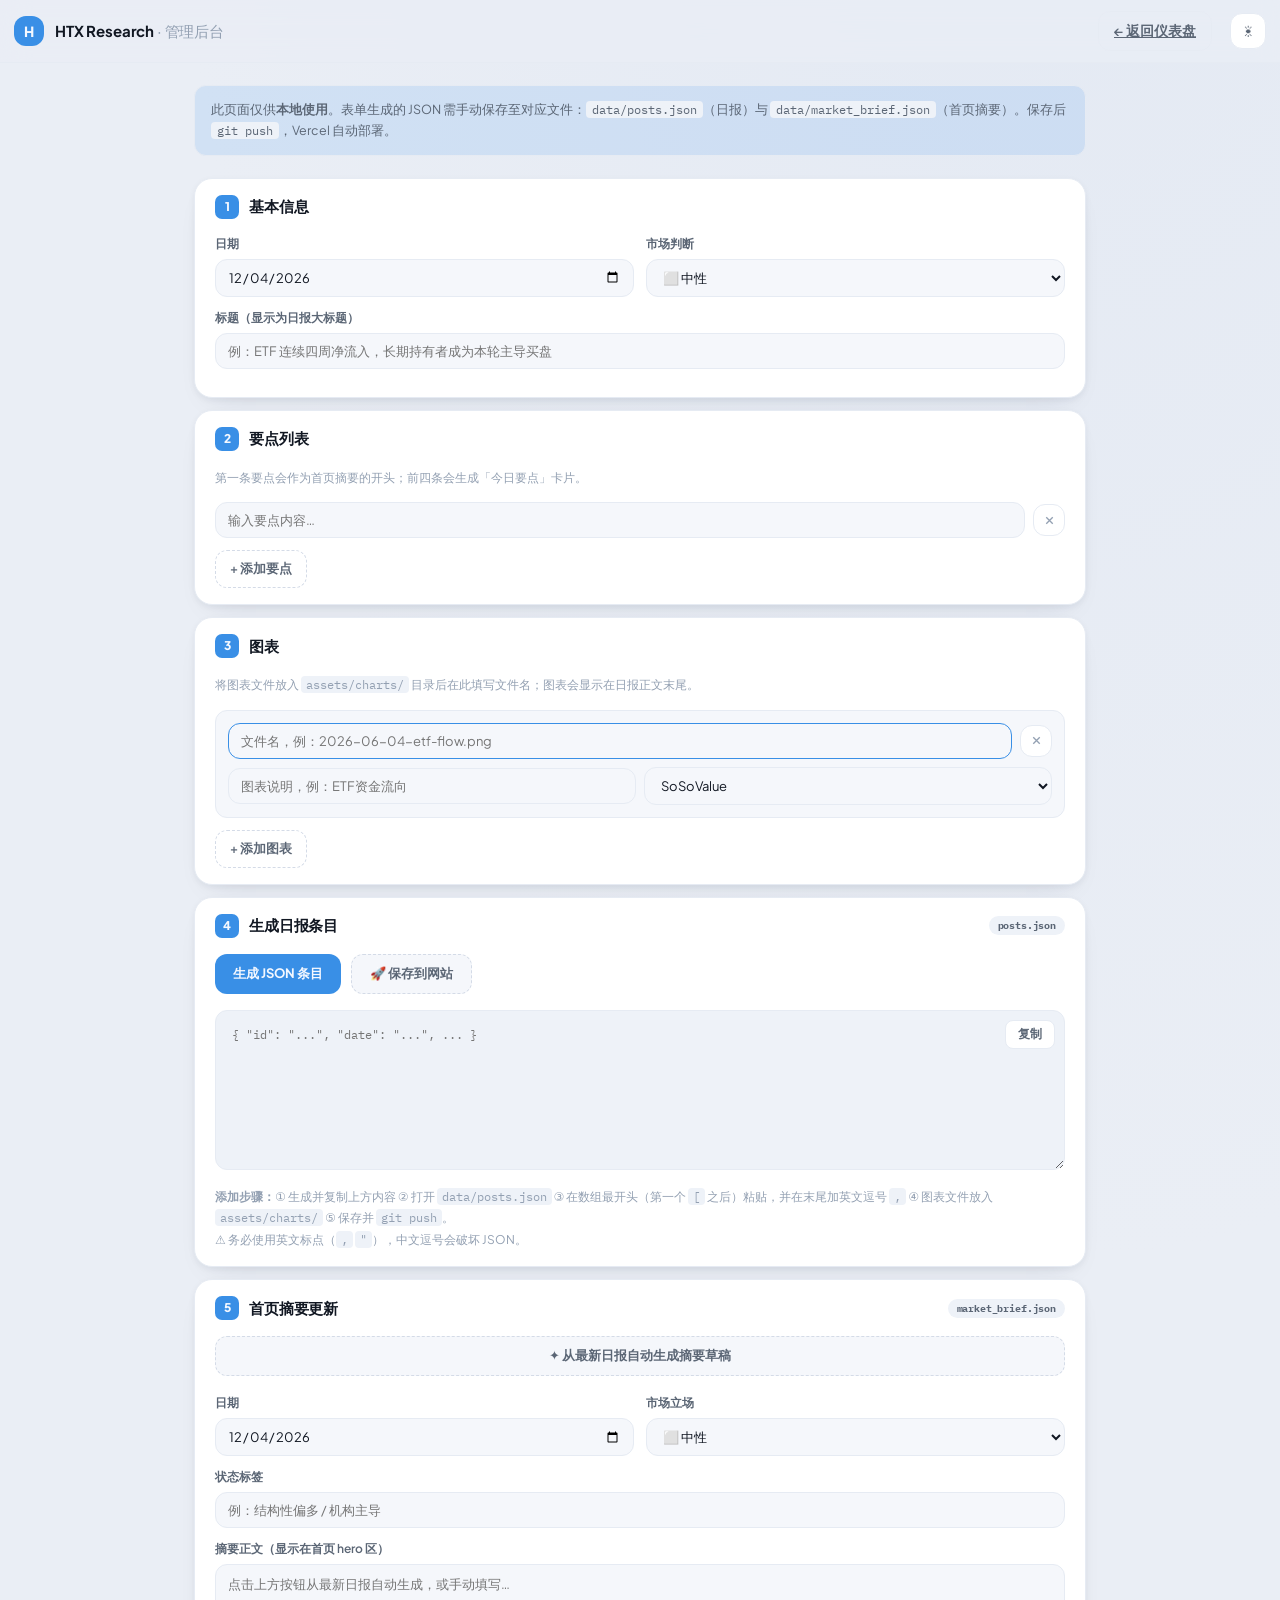
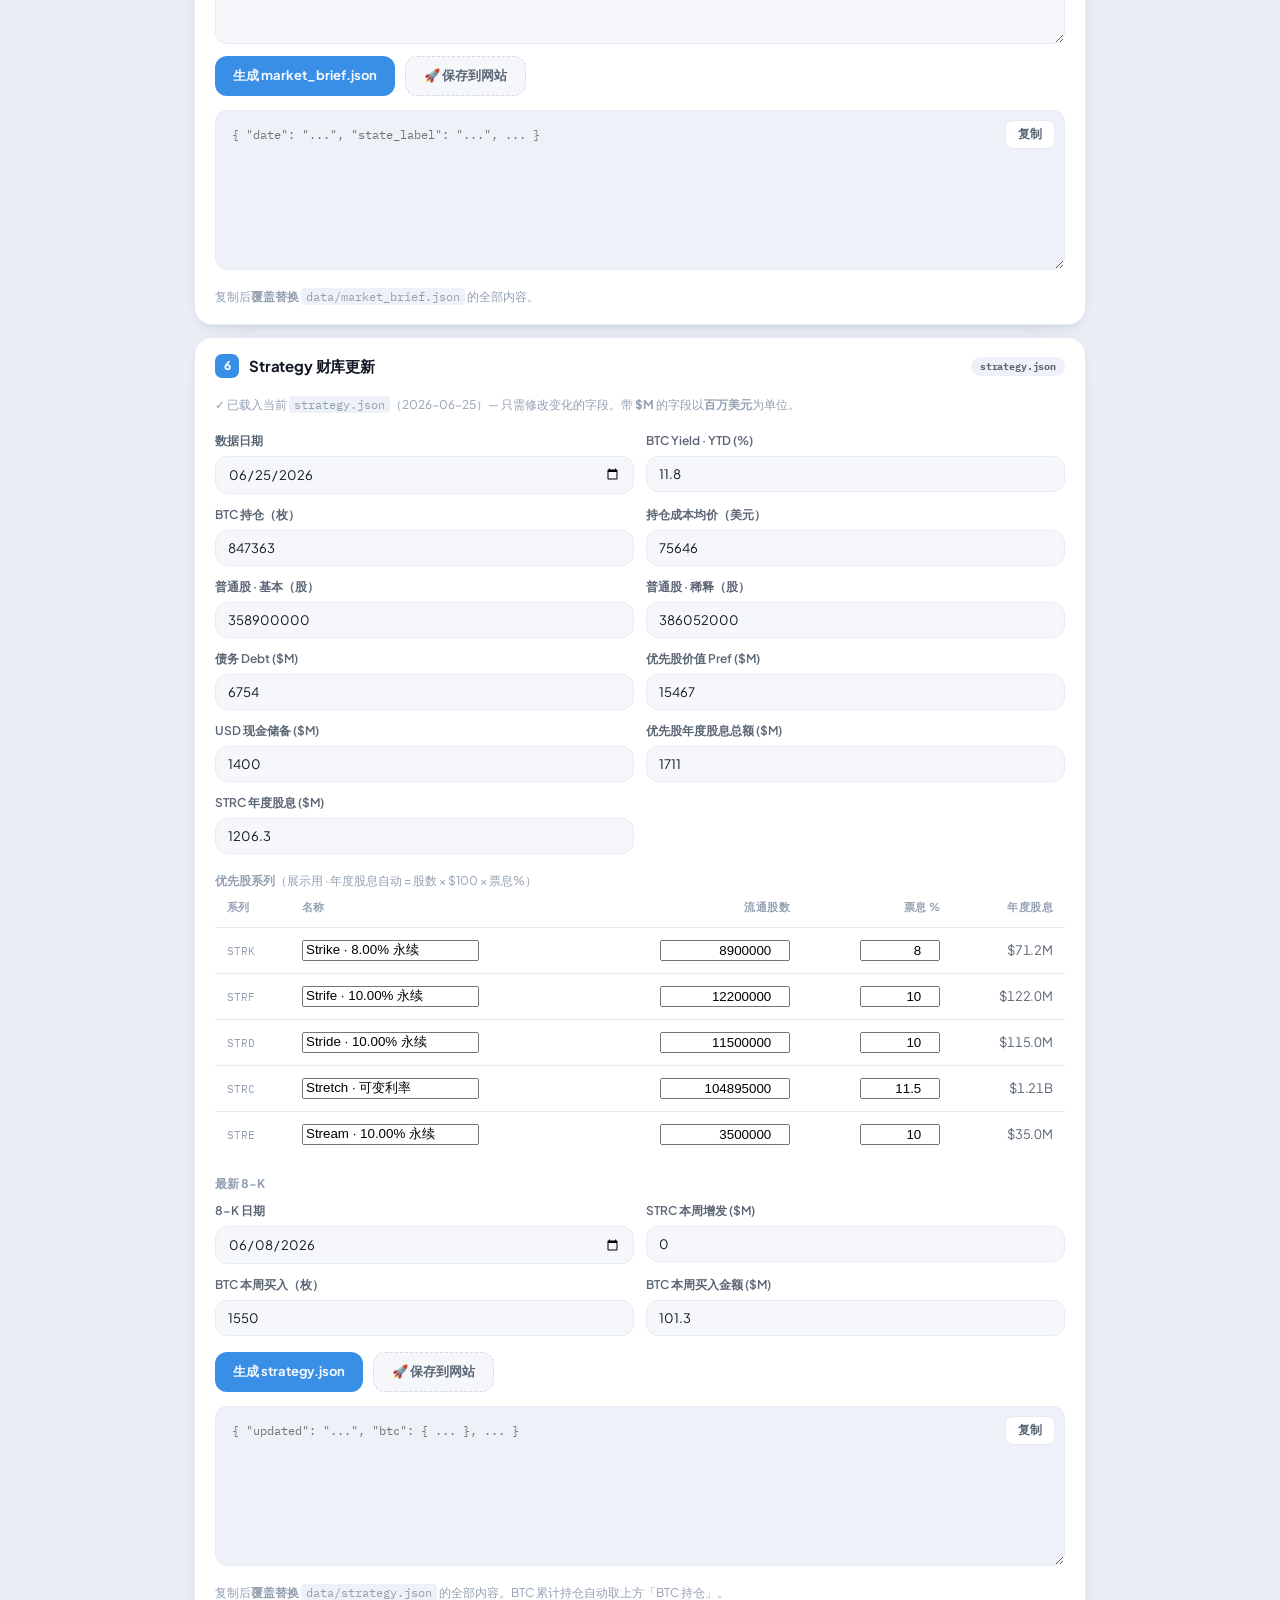
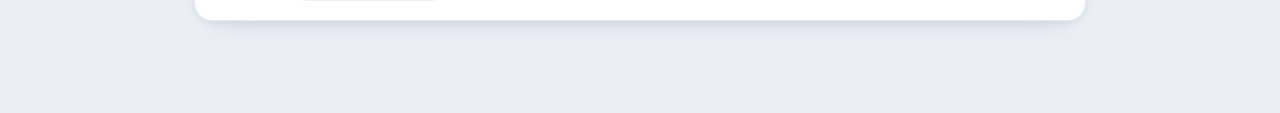
<file: admin.html>
<!DOCTYPE html>
<html lang="zh-CN" data-theme="light">
<head>
  <meta charset="UTF-8"/>
  <meta name="viewport" content="width=device-width, initial-scale=1.0"/>
  <title>HTX Research · 管理后台（本地使用）</title>
  <meta name="robots" content="noindex, nofollow"/>
  <link rel="preconnect" href="https://fonts.googleapis.com"/>
  <link rel="preconnect" href="https://fonts.gstatic.com" crossorigin/>
  <link href="https://fonts.googleapis.com/css2?family=Plus+Jakarta+Sans:wght@400;500;600;700;800&family=IBM+Plex+Mono:wght@400;500;600;700&display=swap" rel="stylesheet"/>
  <link rel="stylesheet" href="style.css"/>
</head>
<body>

  <!-- Top bar -->
  <header class="topbar">
    <div class="topbar-inner">
      <a class="brand" href="index.html">
        <div class="brand-mark">H</div>
        <div class="brand-name">HTX Research <span class="dim">· 管理后台</span></div>
      </a>
      <div class="spacer"></div>
      <a class="nav-tab" href="index.html" style="border-color:var(--border)">← 返回仪表盘</a>
      <button class="icon-btn" id="theme-toggle" title="切换主题">☀</button>
    </div>
  </header>

  <div class="admin-wrap">

    <div class="admin-notice">
      <span>此页面仅供<strong>本地使用</strong>。表单生成的 JSON 需手动保存至对应文件：<code>data/posts.json</code>（日报）与 <code>data/market_brief.json</code>（首页摘要）。保存后 <code>git push</code>，Vercel 自动部署。</span>
    </div>

    <!-- ① 基本信息 -->
    <div class="admin-card">
      <h2><span class="badge-num">1</span> 基本信息</h2>
      <div class="form-row">
        <div class="form-group">
          <label for="post-date">日期</label>
          <input type="date" id="post-date"/>
        </div>
        <div class="form-group">
          <label for="post-verdict">市场判断</label>
          <select id="post-verdict">
            <option value="极度看多">🟢 极度看多</option>
            <option value="偏多">🟩 偏多</option>
            <option value="中性" selected>⬜ 中性</option>
            <option value="偏空">🟥 偏空</option>
            <option value="极度看空">🔴 极度看空</option>
          </select>
        </div>
      </div>
      <div class="form-row full">
        <div class="form-group">
          <label for="post-title">标题（显示为日报大标题）</label>
          <input type="text" id="post-title" placeholder="例：ETF 连续四周净流入，长期持有者成为本轮主导买盘"/>
        </div>
      </div>
    </div>

    <!-- ② 要点列表 -->
    <div class="admin-card">
      <h2><span class="badge-num">2</span> 要点列表</h2>
      <p class="admin-hint" style="margin:0 0 14px;">第一条要点会作为首页摘要的开头；前四条会生成「今日要点」卡片。</p>
      <div class="dynamic-list" id="bullets-list"></div>
      <button type="button" class="btn-add-row" onclick="addBulletRow()" style="margin-top:12px;">+ 添加要点</button>
    </div>

    <!-- ③ 图表 -->
    <div class="admin-card">
      <h2><span class="badge-num">3</span> 图表</h2>
      <p class="admin-hint" style="margin:0 0 14px;">将图表文件放入 <code>assets/charts/</code> 目录后在此填写文件名；图表会显示在日报正文末尾。</p>
      <div class="dynamic-list" id="charts-list"></div>
      <button type="button" class="btn-add-row" onclick="addChartRow()" style="margin-top:12px;">+ 添加图表</button>
    </div>

    <!-- ④ 生成 posts.json -->
    <div class="admin-card">
      <h2><span class="badge-num">4</span> 生成日报条目 <span class="file-pill">posts.json</span></h2>
      <div class="admin-actions" style="margin-bottom:16px;">
        <button type="button" class="btn-primary" onclick="generateJSON()">生成 JSON 条目</button>
        <button type="button" class="btn-secondary" onclick="savePostToSite(this)">🚀 保存到网站</button>
      </div>
      <div class="json-output-wrap">
        <textarea id="json-output" class="json-output" readonly placeholder='{ "id": "...", "date": "...", ... }'></textarea>
        <button type="button" class="json-copy-btn" id="copy-json-btn" onclick="copyJSON()">复制</button>
      </div>
      <div class="admin-hint">
        <strong>添加步骤：</strong>① 生成并复制上方内容 ② 打开 <code>data/posts.json</code>
        ③ 在数组最开头（第一个 <code>[</code> 之后）粘贴，并在末尾加英文逗号 <code>,</code>
        ④ 图表文件放入 <code>assets/charts/</code> ⑤ 保存并 <code>git push</code>。
        <br>⚠️ 务必使用英文标点（<code>,</code> <code>"</code>），中文逗号会破坏 JSON。
      </div>
    </div>

    <!-- ⑤ 市场简报 -->
    <div class="admin-card">
      <h2><span class="badge-num">5</span> 首页摘要更新 <span class="file-pill">market_brief.json</span></h2>
      <div class="admin-actions" style="margin-bottom:18px;">
        <button type="button" class="btn-secondary" id="brief-auto-btn" onclick="autoGenerateBrief()" style="width:100%;justify-content:center;">
          ✦ 从最新日报自动生成摘要草稿
        </button>
      </div>
      <div class="form-row">
        <div class="form-group">
          <label for="brief-date">日期</label>
          <input type="date" id="brief-date"/>
        </div>
        <div class="form-group">
          <label for="brief-stance">市场立场</label>
          <select id="brief-stance">
            <option value="极度看多">🟢 极度看多</option>
            <option value="偏多">🟩 偏多</option>
            <option value="中性" selected>⬜ 中性</option>
            <option value="偏空">🟥 偏空</option>
            <option value="极度看空">🔴 极度看空</option>
          </select>
        </div>
      </div>
      <div class="form-row full">
        <div class="form-group">
          <label for="brief-state-label">状态标签</label>
          <input type="text" id="brief-state-label" placeholder="例：结构性偏多 / 机构主导"/>
        </div>
      </div>
      <div class="form-row full">
        <div class="form-group">
          <label for="brief-text">摘要正文（显示在首页 hero 区）</label>
          <textarea id="brief-text" placeholder="点击上方按钮从最新日报自动生成，或手动填写…"></textarea>
        </div>
      </div>
      <div class="admin-actions" style="margin-bottom:14px;">
        <button type="button" class="btn-primary" onclick="generateBriefJson()">生成 market_brief.json</button>
        <button type="button" class="btn-secondary" onclick="saveBriefToSite(this)">🚀 保存到网站</button>
      </div>
      <div class="json-output-wrap">
        <textarea id="brief-json-output" class="json-output" readonly placeholder='{ "date": "...", "state_label": "...", ... }'></textarea>
        <button type="button" class="json-copy-btn" id="brief-copy-btn" onclick="copyBriefJson()">复制</button>
      </div>
      <div class="admin-hint">复制后<strong>覆盖替换</strong> <code>data/market_brief.json</code> 的全部内容。</div>
    </div>

    <!-- ⑥ Strategy 财库更新 -->
    <div class="admin-card">
      <h2><span class="badge-num">6</span> Strategy 财库更新 <span class="file-pill">strategy.json</span></h2>
      <p class="admin-hint" style="margin:0 0 16px;" id="st-load-status">
        每次新 8-K 后更新一次。数据来源：strategy.com 仪表盘 / saylortracker。带 <strong>$M</strong> 的字段以<strong>百万美元</strong>为单位（如 1,400 = $1.4B）。
      </p>

      <div class="form-row">
        <div class="form-group"><label for="st-updated">数据日期</label><input type="date" id="st-updated"/></div>
        <div class="form-group"><label for="st-yield">BTC Yield · YTD (%)</label><input type="number" id="st-yield" step="0.1" placeholder="例：11.8"/></div>
      </div>
      <div class="form-row">
        <div class="form-group"><label for="st-holdings">BTC 持仓（枚）</label><input type="number" id="st-holdings" placeholder="例：847363"/></div>
        <div class="form-group"><label for="st-cost">持仓成本均价（美元）</label><input type="number" id="st-cost" placeholder="例：75646"/></div>
      </div>
      <div class="form-row">
        <div class="form-group"><label for="st-shares-basic">普通股 · 基本（股）</label><input type="number" id="st-shares-basic" placeholder="例：358900000"/></div>
        <div class="form-group"><label for="st-shares-diluted">普通股 · 稀释（股）</label><input type="number" id="st-shares-diluted" placeholder="例：386052000"/></div>
      </div>
      <div class="form-row">
        <div class="form-group"><label for="st-debt">债务 Debt ($M)</label><input type="number" id="st-debt" step="0.1" placeholder="例：6754"/></div>
        <div class="form-group"><label for="st-pref-value">优先股价值 Pref ($M)</label><input type="number" id="st-pref-value" step="0.1" placeholder="例：15467"/></div>
      </div>
      <div class="form-row">
        <div class="form-group"><label for="st-reserve">USD 现金储备 ($M)</label><input type="number" id="st-reserve" step="0.1" placeholder="例：1400"/></div>
        <div class="form-group"><label for="st-div-total">优先股年度股息总额 ($M)</label><input type="number" id="st-div-total" step="0.1" placeholder="例：1711"/></div>
      </div>
      <div class="form-row">
        <div class="form-group"><label for="st-strc-div">STRC 年度股息 ($M)</label><input type="number" id="st-strc-div" step="0.1" placeholder="例：1206"/></div>
        <div class="form-group"></div>
      </div>

      <p class="admin-hint" style="margin:16px 0 8px;"><strong>优先股系列</strong>（展示用 · 年度股息自动 = 股数 × $100 × 票息%）</p>
      <table class="tbl" style="margin-bottom:16px;">
        <thead><tr><th>系列</th><th>名称</th><th class="r">流通股数</th><th class="r">票息 %</th><th class="r">年度股息</th></tr></thead>
        <tbody id="st-pref-rows"></tbody>
      </table>

      <p class="admin-hint" style="margin:16px 0 8px;"><strong>最新 8-K</strong></p>
      <div class="form-row">
        <div class="form-group"><label for="st-8k-date">8-K 日期</label><input type="date" id="st-8k-date"/></div>
        <div class="form-group"><label for="st-8k-strc">STRC 本周增发 ($M)</label><input type="number" id="st-8k-strc" step="0.1" placeholder="例：181，无则 0"/></div>
      </div>
      <div class="form-row">
        <div class="form-group"><label for="st-8k-btcweek">BTC 本周买入（枚）</label><input type="number" id="st-8k-btcweek" placeholder="例：520"/></div>
        <div class="form-group"><label for="st-8k-btcusd">BTC 本周买入金额 ($M)</label><input type="number" id="st-8k-btcusd" step="0.1" placeholder="例：34.9"/></div>
      </div>

      <div class="admin-actions" style="margin:16px 0 14px;">
        <button type="button" class="btn-primary" onclick="generateStrategyJson()">生成 strategy.json</button>
        <button type="button" class="btn-secondary" onclick="saveStrategyToSite(this)">🚀 保存到网站</button>
      </div>
      <div class="json-output-wrap">
        <textarea id="st-json-output" class="json-output" readonly placeholder='{ "updated": "...", "btc": { ... }, ... }'></textarea>
        <button type="button" class="json-copy-btn" id="st-copy-btn" onclick="copyStrategyJson()">复制</button>
      </div>
      <div class="admin-hint">复制后<strong>覆盖替换</strong> <code>data/strategy.json</code> 的全部内容。BTC 累计持仓自动取上方「BTC 持仓」。</div>
    </div>

  </div>

  <script src="admin.js"></script>
</body>
</html>
</file>
<file: style.css>
/* =========================================================================
   HTX Research · BTC Dashboard — Agora redesign
   Locked config: direction=fintech, accent=blue, density=compact, light+dark
   ========================================================================= */

* { box-sizing: border-box; }
html, body { margin: 0; padding: 0; }

:root {
  color-scheme: light dark;

  /* density — compact (locked) */
  --pad: 14px;
  --gap: 12px;
  --panel-pad: 16px;

  /* accent — blue (locked) */
  --accent: oklch(0.64 0.155 252);
  --accent-ink: #f4f8ff;
  --accent-soft: color-mix(in oklab, var(--accent) 14%, transparent);

  /* fonts — fintech */
  --font-display: "Plus Jakarta Sans", system-ui, sans-serif;
  --font-body: "Plus Jakarta Sans", system-ui, sans-serif;
  --font-mono: "IBM Plex Mono", ui-monospace, monospace;
  --num-font: var(--font-body);

  /* shape & elevation — fintech */
  --radius: 18px;
  --radius-sm: 12px;
  --border-w: 1px;
  --shadow: 0 2px 6px rgba(20,30,50,0.05), 0 12px 28px -18px rgba(20,30,50,0.18);
  --shadow-lg: 0 30px 70px -36px rgba(20,30,50,0.40);
  --display-weight: 700;
  --display-tracking: -0.02em;

  /* color — fintech / light (default) */
  --bg: #eaeef5;
  --bg-grad: #e3e9f3;
  --surface: #ffffff;
  --surface-2: #f5f7fb;
  --surface-3: #eef2f8;
  --border: #e6ebf3;
  --border-strong: #d4dbe7;
  --text: #111722;
  --text-2: #5b6675;
  --text-3: #93a0b2;
  --pos: oklch(0.62 0.15 158);
  --neg: oklch(0.60 0.20 24);
  --pos-soft: color-mix(in oklab, var(--pos) 16%, transparent);
  --neg-soft: color-mix(in oklab, var(--neg) 16%, transparent);
}

/* color — fintech / dark */
[data-theme="dark"] {
  --bg: #0a0d14;
  --bg-grad: #0e1320;
  --surface: #141a27;
  --surface-2: #1a2030;
  --surface-3: #20283a;
  --border: rgba(255,255,255,0.07);
  --border-strong: rgba(255,255,255,0.14);
  --text: #eef2f9;
  --text-2: #97a3b6;
  --text-3: #5e6b80;
  --pos: oklch(0.76 0.15 158);
  --neg: oklch(0.68 0.19 24);
}

/* =========================================================================
   BASE LAYOUT
   ========================================================================= */
body {
  font-family: var(--font-body);
  background:
    radial-gradient(120% 80% at 85% -10%, var(--bg-grad), transparent 60%),
    var(--bg);
  color: var(--text);
  -webkit-font-smoothing: antialiased;
  text-rendering: optimizeLegibility;
  min-height: 100vh;
  transition: background-color .35s ease, color .35s ease;
  line-height: 1.5;
}
.app { max-width: 1340px; margin: 0 auto; padding: 0 var(--pad) 64px; }

.num { font-family: var(--num-font); font-variant-numeric: tabular-nums; font-feature-settings: "tnum" 1; letter-spacing: -0.01em; }
.mono { font-family: var(--font-mono); }
.pos { color: var(--pos); }
.neg { color: var(--neg); }

/* ---------------- top bar ---------------- */
.topbar {
  position: sticky; top: 0; z-index: 40;
  backdrop-filter: blur(14px) saturate(1.1);
  background: color-mix(in oklab, var(--bg) 78%, transparent);
  border-bottom: var(--border-w) solid var(--border);
}
.topbar-inner { max-width: 1340px; margin: 0 auto; padding: 0 var(--pad);
  display: flex; align-items: center; gap: 18px; height: 62px; }
.brand { display: flex; align-items: center; gap: 11px; font-weight: 700; letter-spacing: -0.01em; cursor: pointer; text-decoration: none; color: inherit; }
.brand-mark {
  width: 30px; height: 30px; border-radius: var(--radius-sm);
  background: var(--accent); color: var(--accent-ink);
  display: grid; place-items: center; font-weight: 800; font-size: 14px;
  font-family: var(--font-display);
}
.brand-name { font-size: 15px; }
.brand-name .dim { color: var(--text-3); font-weight: 500; }
.spacer { flex: 1; }

.btc-chip {
  display: flex; align-items: center; gap: 8px;
  padding: 6px 12px; border-radius: 999px;
  border: var(--border-w) solid var(--border);
  background: var(--surface);
  font-size: 13px;
}
.btc-chip .dot { width: 7px; height: 7px; border-radius: 50%; background: var(--accent);
  box-shadow: 0 0 0 4px var(--accent-soft); }

.icon-btn {
  width: 36px; height: 36px; border-radius: var(--radius-sm);
  border: var(--border-w) solid var(--border); background: var(--surface);
  color: var(--text-2); cursor: pointer; display: grid; place-items: center;
  font-size: 15px; transition: all .18s ease;
}
.icon-btn:hover { color: var(--text); border-color: var(--border-strong); }

/* ---------------- nav tabs ---------------- */
.nav { display: flex; gap: 4px; overflow-x: auto; padding: 10px 0 0; scrollbar-width: none; }
.nav::-webkit-scrollbar { display: none; }
.nav-tab {
  flex: none; padding: 9px 15px; border-radius: var(--radius-sm); cursor: pointer;
  font-size: 13.5px; font-weight: 600; color: var(--text-2); white-space: nowrap;
  border: var(--border-w) solid transparent; display: flex; align-items: center; gap: 8px;
  transition: all .16s ease; background: transparent; font-family: var(--font-body);
}
.nav-tab:hover { color: var(--text); background: var(--surface-2); }
.nav-tab[data-active="true"] {
  color: var(--text); background: var(--surface); border-color: var(--border);
  box-shadow: var(--shadow);
}
.nav-tab[data-active="true"] .nav-dot { background: var(--accent); }
.nav-dot { width: 6px; height: 6px; border-radius: 50%; background: var(--text-3); }

/* ---------------- ticker (news feed) ---------------- */
.ticker-wrap { position: relative; overflow: hidden; border-bottom: var(--border-w) solid var(--border);
  background: color-mix(in oklab, var(--surface) 60%, transparent); display: flex; align-items: stretch; }
.ticker-badge { position: relative; z-index: 2; flex: none; display: flex; align-items: center; gap: 7px;
  padding: 0 16px; font-size: 11.5px; font-weight: 700; letter-spacing: .02em;
  color: var(--accent-ink); background: var(--accent);
  font-family: var(--font-body); white-space: nowrap; }
.ticker-badge .pulse { width: 6px; height: 6px; border-radius: 50%; background: var(--accent-ink);
  opacity: .85; animation: pulse 1.8s ease-in-out infinite; }
.ticker { display: flex; gap: 0; width: max-content; animation: scroll-x 60s linear infinite; }
.ticker-wrap:hover .ticker { animation-play-state: paused; }
@keyframes scroll-x { to { transform: translateX(-50%); } }
.ticker-item { display: flex; align-items: center; gap: 9px; padding: 9px 22px;
  border-right: var(--border-w) solid var(--border); font-size: 12.5px; white-space: nowrap; cursor: default; }
.ticker-item:hover .t-text { color: var(--accent); }
.t-dot { width: 6px; height: 6px; border-radius: 50%; flex: none; }
.t-tag { font-size: 10.5px; font-weight: 700; letter-spacing: .03em; color: var(--text-3);
  padding: 1px 6px; border-radius: 4px; background: var(--surface-3); font-family: var(--font-body); }
.t-text { color: var(--text); font-weight: 500; transition: color .15s ease; }
.t-time { color: var(--text-3); font-size: 11px; font-family: var(--num-font); }

/* ---------------- section header ---------------- */
.section-head { display: flex; align-items: flex-end; gap: 16px; margin: 28px 0 18px; flex-wrap: wrap; }
.section-eyebrow { font-size: 11px; letter-spacing: 0.14em; text-transform: uppercase;
  color: var(--accent); font-weight: 700; font-family: var(--font-body); margin-bottom: 8px; }
.section-title { font-family: var(--font-display); font-weight: var(--display-weight);
  letter-spacing: var(--display-tracking); font-size: clamp(26px, 3vw, 38px); line-height: 1.04; margin: 0; }
.section-sub { color: var(--text-2); font-size: 14px; margin-top: 8px; max-width: 60ch; }
.live-pill { display: inline-flex; align-items: center; gap: 7px; font-size: 11.5px;
  font-weight: 700; color: var(--pos); padding: 4px 10px; border-radius: 999px;
  background: var(--pos-soft); letter-spacing: .02em; }
.live-pill.muted { color: var(--text-2); background: var(--surface-3); }
.live-pill .pulse { width: 6px; height: 6px; border-radius: 50%; background: var(--pos);
  animation: pulse 1.8s ease-in-out infinite; }
@keyframes pulse { 0%,100% { opacity: 1; } 50% { opacity: .35; } }

/* ---------------- grid ---------------- */
.grid { display: grid; gap: var(--gap); }
.cols-4 { grid-template-columns: repeat(4, 1fr); }
.cols-3 { grid-template-columns: repeat(3, 1fr); }
.cols-2 { grid-template-columns: repeat(2, 1fr); }
.span-2 { grid-column: span 2; }
.span-3 { grid-column: span 3; }
.span-all { grid-column: 1 / -1; }
@media (max-width: 900px) {
  .cols-4 { grid-template-columns: repeat(2, 1fr); }
  .cols-3, .cols-2 { grid-template-columns: 1fr; }
  .span-2, .span-3 { grid-column: 1 / -1; }
}

/* ---------------- panel ---------------- */
.panel {
  background: var(--surface); border: var(--border-w) solid var(--border);
  border-radius: var(--radius); padding: var(--panel-pad); box-shadow: var(--shadow);
  position: relative; transition: border-color .2s ease, transform .2s ease, box-shadow .2s ease;
}
.panel.hoverable:hover { border-color: var(--border-strong); }
.panel-head { display: flex; align-items: center; justify-content: space-between; gap: 12px; margin-bottom: 16px; }
.panel-title { font-size: 14px; font-weight: 700; letter-spacing: -0.005em; display: flex; align-items: center; gap: 9px; }
.panel-title .tick { width: 3px; height: 14px; border-radius: 2px; background: var(--accent); }
.panel-sub { font-size: 12px; color: var(--text-3); }

/* ---------------- stat card ---------------- */
.stat { display: flex; flex-direction: column; gap: 10px; }
.stat-label { font-size: 12.5px; color: var(--text-2); font-weight: 600; display: flex; align-items: center; gap: 8px; }
.stat-value { font-family: var(--num-font); font-weight: 700; font-size: clamp(22px, 2.4vw, 30px);
  letter-spacing: -0.02em; line-height: 1; }
.stat-foot { display: flex; align-items: center; gap: 8px; font-size: 12px; color: var(--text-3); }
.delta { display: inline-flex; align-items: center; gap: 3px; font-family: var(--num-font);
  font-weight: 700; font-size: 12px; padding: 2px 7px; border-radius: 6px; }
.delta.up { color: var(--pos); background: var(--pos-soft); }
.delta.down { color: var(--neg); background: var(--neg-soft); }

/* ---------------- segmented control ---------------- */
.seg { display: inline-flex; gap: 2px; padding: 3px; background: var(--surface-2);
  border-radius: var(--radius-sm); border: var(--border-w) solid var(--border); }
.seg button { border: none; background: transparent; color: var(--text-2); cursor: pointer;
  font-family: var(--font-body); font-size: 12px; font-weight: 600; padding: 5px 12px;
  border-radius: calc(var(--radius-sm) - 2px); transition: all .15s ease; }
.seg button[data-on="true"] { background: var(--surface); color: var(--text); box-shadow: var(--shadow); }

/* ---------------- table ---------------- */
.tbl { width: 100%; border-collapse: collapse; font-size: 13px; }
.tbl th { text-align: left; font-size: 11px; letter-spacing: 0.04em; text-transform: uppercase;
  color: var(--text-3); font-weight: 600; padding: 0 12px 11px; border-bottom: var(--border-w) solid var(--border); }
.tbl th.r, .tbl td.r { text-align: right; }
.tbl td { padding: 12px; border-bottom: var(--border-w) solid var(--border); }
.tbl tr:last-child td { border-bottom: none; }
.tbl tbody tr { transition: background .14s ease; }
.tbl tbody tr:hover { background: var(--surface-2); }
.tbl .name { font-weight: 600; }
.tbl .tk { font-family: var(--font-mono); font-size: 11px; color: var(--text-3); }
.bar-cell { position: relative; }
.bar-cell .bar-bg { height: 6px; border-radius: 3px; background: var(--surface-3); overflow: hidden; }
.bar-cell .bar-fill { height: 100%; border-radius: 3px; background: var(--accent); }

/* ---------------- misc bits ---------------- */
.legend { display: flex; gap: 16px; flex-wrap: wrap; font-size: 12px; color: var(--text-2); }
.legend .key { display: inline-flex; align-items: center; gap: 6px; }
.legend .swatch { width: 10px; height: 10px; border-radius: 3px; }
.tag { font-size: 11px; font-weight: 700; padding: 2px 8px; border-radius: 999px; }
.tag.on  { color: var(--pos); background: var(--pos-soft); }
.tag.off { color: var(--neg); background: var(--neg-soft); }
.tag.mid { color: var(--text-2); background: var(--surface-3); }
.source { font-size: 11.5px; color: var(--text-3); margin-top: 12px; }
.footer { margin-top: 44px; padding-top: 22px; border-top: var(--border-w) solid var(--border);
  display: flex; align-items: center; justify-content: space-between; gap: 16px; flex-wrap: wrap;
  font-size: 12.5px; color: var(--text-3); }
.footer a { color: var(--text-2); text-decoration: none; }
.footer a:hover { color: var(--accent); }
.footer .handle { font-family: var(--font-mono); font-weight: 600; color: var(--text); }

/* gauge / donut centered label */
.viz-center { display: grid; place-items: center; }
.kpi-inline { display: flex; align-items: baseline; gap: 8px; }
.kpi-inline .big { font-family: var(--num-font); font-weight: 700; font-size: 28px; letter-spacing: -0.02em; }

/* fade-in on mount — base state is VISIBLE; animate from hidden only when motion is OK */
.fade { opacity: 1; }
.fade-1 { animation-delay: .04s; } .fade-2 { animation-delay: .08s; }
.fade-3 { animation-delay: .12s; } .fade-4 { animation-delay: .16s; }
@keyframes fade { from { transform: translateY(9px); } to { transform: none; } }
@media (prefers-reduced-motion: no-preference) {
  .fade { animation: fade .5s ease; }
}

/* =========================================================================
   DAILY REPORT / AGORA HOME
   ========================================================================= */
.report-hero { display: grid; grid-template-columns: 1.05fr 1fr; gap: 0; overflow: hidden; padding: 0; }
.hero-art { display: block; width: 100%; height: 100%; min-height: 330px;
  border-right: var(--border-w) solid var(--border); }
@media (max-width: 820px) { .hero-art { border-right: none; border-bottom: var(--border-w) solid var(--border); } }
.hero-body { padding: clamp(22px, 3vw, 38px); display: flex; flex-direction: column; justify-content: center; }
.hero-meta { display: flex; align-items: center; gap: 9px; font-size: 12px; color: var(--text-3); margin-bottom: 16px; flex-wrap: wrap; }
.hero-meta .kicker { color: var(--accent); font-weight: 700; letter-spacing: .08em; font-size: 11px; }
.hero-meta .dotsep { opacity: .5; }
.hero-title { font-family: var(--font-display); font-weight: var(--display-weight);
  letter-spacing: var(--display-tracking); font-size: clamp(24px, 2.7vw, 34px); line-height: 1.12; margin: 0 0 14px; }
.hero-stand { font-size: 15px; line-height: 1.6; color: var(--text-2); margin: 0 0 22px; text-wrap: pretty; }
.byline { display: flex; align-items: center; gap: 12px; margin-top: auto; }
.byline .avatar { width: 42px; height: 42px; flex: none; border-radius: 50%; overflow: hidden; }
.by-name { font-weight: 700; font-size: 13.5px; }
.by-handle { font-size: 12px; color: var(--text-3); }
.read-btn { border: var(--border-w) solid var(--border-strong); background: var(--accent); color: var(--accent-ink);
  font-family: var(--font-body); font-weight: 700; font-size: 13px; padding: 10px 18px;
  border-radius: var(--radius-sm); cursor: pointer; transition: transform .15s ease, filter .15s ease; white-space: nowrap; }
.read-btn:hover { filter: brightness(1.06); transform: translateY(-1px); }
@media (max-width: 820px) { .report-hero { grid-template-columns: 1fr; } .hero-art { min-height: 220px; } }

/* takeaways */
.takeaway { display: flex; flex-direction: column; gap: 12px; }
.tk-top { display: flex; align-items: center; justify-content: space-between; }
.tk-dot { width: 8px; height: 8px; border-radius: 50%; }
.tk-text { margin: 0; font-size: 13.5px; line-height: 1.5; color: var(--text); text-wrap: pretty; }

/* article */
.article { font-size: 14.5px; line-height: 1.72; color: var(--text-2); }
.article p { margin: 0 0 16px; text-wrap: pretty; }
.article .lead { font-size: 16px; color: var(--text); font-weight: 500; }
.article-figure { margin: 20px 0 22px; }
.article-figure .fig-art { display: block; width: 100%; height: 230px; border-radius: var(--radius-sm);
  overflow: hidden; border: var(--border-w) solid var(--border); }
.article-figure .fig-cap { display: block; margin-top: 9px; font-size: 12px; color: var(--text-3); font-style: italic; }
.article-charts { display: grid; gap: 14px; margin: 18px 0 4px; }
.article-charts img { width: 100%; border-radius: var(--radius-sm); border: var(--border-w) solid var(--border);
  cursor: zoom-in; display: block; }
.article-charts .cap { font-size: 11.5px; color: var(--text-3); margin-top: 5px; }

/* history list */
.history { display: flex; flex-direction: column; }
.hist-item { display: flex; align-items: center; gap: 14px; padding: 13px 4px; text-decoration: none;
  color: inherit; border-bottom: var(--border-w) solid var(--border); transition: padding .15s ease; cursor: pointer; }
.hist-item:last-child { border-bottom: none; }
.hist-item:hover { padding-left: 10px; }
.hist-item:hover .hist-title { color: var(--accent); }
.hist-date { font-size: 12px; color: var(--text-3); width: 42px; flex: none; }
.hist-main { flex: 1; min-width: 0; }
.hist-title { font-size: 13.5px; font-weight: 600; line-height: 1.35; margin-bottom: 6px; transition: color .15s ease; }
.hist-tags { display: flex; align-items: center; gap: 6px; flex-wrap: wrap; }
.hist-issue { font-size: 11px; color: var(--text-3); }

/* ---------------- lightbox ---------------- */
.lightbox-overlay { position: fixed; inset: 0; z-index: 100; background: rgba(8,11,18,0.86);
  display: none; align-items: center; justify-content: center; padding: 30px; }
.lightbox-overlay.active { display: flex; }
.lightbox-img { max-width: 94vw; max-height: 90vh; border-radius: 10px; }
.lightbox-close { position: absolute; top: 20px; right: 26px; background: none; border: none;
  color: #fff; font-size: 26px; cursor: pointer; }

/* loading / empty */
.skeleton { height: 96px; border-radius: var(--radius);
  background: linear-gradient(90deg, var(--surface-2) 25%, var(--surface-3) 50%, var(--surface-2) 75%);
  background-size: 200% 100%; animation: shimmer 1.3s infinite; }
@keyframes shimmer { from { background-position: 200% 0; } to { background-position: -200% 0; } }
.empty-note { padding: 40px 0; text-align: center; color: var(--text-3); font-size: 14px; }

/* =========================================================================
   ADMIN (local-use) — built on the same token system
   ========================================================================= */
.admin-wrap { max-width: 920px; margin: 0 auto; padding: 0 var(--pad) 80px; }
.admin-notice { display: flex; gap: 10px; align-items: flex-start; margin: 22px 0;
  padding: 13px 16px; border-radius: var(--radius-sm); font-size: 12.5px; line-height: 1.7;
  color: var(--text-2); background: var(--accent-soft); border: var(--border-w) solid var(--border); }
.admin-notice code { background: var(--surface-3); padding: 1px 6px; border-radius: 4px; font-family: var(--font-mono); font-size: 11.5px; }

.admin-card { background: var(--surface); border: var(--border-w) solid var(--border);
  border-radius: var(--radius); padding: var(--panel-pad) 20px; box-shadow: var(--shadow); margin-bottom: var(--gap); }
.admin-card h2 { display: flex; align-items: center; gap: 10px; font-size: 15px; font-weight: 700;
  margin: 0 0 16px; letter-spacing: -0.01em; }
.admin-card h2 > .badge-num { width: 24px; height: 24px; border-radius: 7px; background: var(--accent);
  color: var(--accent-ink); display: grid; place-items: center; font-size: 12px; font-weight: 800; flex: none; }
.admin-card h2 .file-pill { font-size: 10px; background: var(--surface-3); color: var(--text-2);
  border-radius: 999px; padding: 2px 9px; font-weight: 700; font-family: var(--font-mono); margin-left: auto; }

.form-row { display: grid; grid-template-columns: 1fr 1fr; gap: 12px; margin-bottom: 12px; }
.form-row.full { grid-template-columns: 1fr; }
.form-group { display: flex; flex-direction: column; gap: 6px; }
.form-group label { font-size: 12px; font-weight: 600; color: var(--text-2); }
.form-group input, .form-group select, .form-group textarea,
.dynamic-row input, .chart-row-sub input, .chart-row-sub select {
  font-family: var(--font-body); font-size: 13px; color: var(--text);
  background: var(--surface-2); border: var(--border-w) solid var(--border);
  border-radius: var(--radius-sm); padding: 9px 12px; outline: none; transition: border-color .15s ease; width: 100%; }
.form-group input:focus, .form-group select:focus, .form-group textarea:focus,
.dynamic-row input:focus, .chart-row-sub input:focus { border-color: var(--accent); }
.form-group textarea { resize: vertical; min-height: 80px; line-height: 1.6; }

.dynamic-list { display: flex; flex-direction: column; gap: 10px; }
.dynamic-row { display: flex; gap: 8px; align-items: center; }
.chart-row-group { display: flex; flex-direction: column; gap: 8px; padding: 12px;
  background: var(--surface-2); border: var(--border-w) solid var(--border); border-radius: var(--radius-sm); }
.chart-row-sub { display: flex; gap: 8px; align-items: center; }
.btn-remove-row { flex: none; width: 32px; height: 32px; border-radius: var(--radius-sm);
  border: var(--border-w) solid var(--border); background: var(--surface); color: var(--text-3);
  cursor: pointer; display: grid; place-items: center; transition: all .15s ease; }
.btn-remove-row:hover { color: var(--neg); border-color: var(--neg); }
.btn-add-row { border: 1px dashed var(--border-strong); background: transparent; color: var(--text-2);
  font-family: var(--font-body); font-size: 12.5px; font-weight: 600; padding: 9px 14px;
  border-radius: var(--radius-sm); cursor: pointer; transition: all .15s ease; }
.btn-add-row:hover { color: var(--accent); border-color: var(--accent); }

.btn-primary { display: inline-flex; align-items: center; gap: 7px; border: none;
  background: var(--accent); color: var(--accent-ink); font-family: var(--font-body);
  font-size: 13px; font-weight: 700; padding: 10px 18px; border-radius: var(--radius-sm);
  cursor: pointer; transition: filter .15s ease, transform .15s ease; }
.btn-primary:hover { filter: brightness(1.06); transform: translateY(-1px); }
.btn-secondary { display: inline-flex; align-items: center; gap: 7px; border: 1px dashed var(--border-strong);
  background: var(--surface-2); color: var(--text-2); font-family: var(--font-body);
  font-size: 13px; font-weight: 600; padding: 10px 18px; border-radius: var(--radius-sm); cursor: pointer; transition: all .15s ease; }
.btn-secondary:hover { color: var(--accent); border-color: var(--accent); }
.admin-actions { display: flex; gap: 10px; flex-wrap: wrap; }

.json-output-wrap { position: relative; }
.json-output { width: 100%; min-height: 160px; font-family: var(--font-mono); font-size: 12px;
  line-height: 1.6; color: var(--text); background: var(--surface-3); border: var(--border-w) solid var(--border);
  border-radius: var(--radius-sm); padding: 14px 16px; resize: vertical; }
.json-copy-btn { position: absolute; top: 10px; right: 10px; border: var(--border-w) solid var(--border);
  background: var(--surface); color: var(--text-2); font-size: 12px; font-weight: 600; padding: 5px 12px;
  border-radius: 8px; cursor: pointer; transition: all .15s ease; }
.json-copy-btn:hover { color: var(--text); border-color: var(--border-strong); }
.admin-hint { font-size: 12px; color: var(--text-3); margin-top: 10px; line-height: 1.8; }
.admin-hint code { background: var(--surface-3); padding: 1px 5px; border-radius: 4px; font-family: var(--font-mono); }
@media (max-width: 620px) { .form-row { grid-template-columns: 1fr; } }

/* ---------------- chart hover tooltip ---------------- */
.chart-hit { position: relative; }
.chart-hit .hit-line { position: absolute; top: 0; bottom: 0; width: 1px;
  background: var(--border-strong); opacity: 0; pointer-events: none; transition: opacity .1s ease; }
.chart-tip { position: fixed; z-index: 90; pointer-events: none; background: var(--surface);
  border: var(--border-w) solid var(--border-strong); border-radius: 9px; box-shadow: var(--shadow-lg);
  padding: 7px 11px; font-size: 12px; color: var(--text); opacity: 0; transition: opacity .1s ease;
  transform: translate(-50%, -132%); white-space: nowrap; }
.chart-tip .tt-label { color: var(--text-3); font-size: 11px; margin-bottom: 2px; }
.chart-tip .tt-val { font-weight: 700; font-family: var(--num-font); letter-spacing: -0.01em; }
[data-seg] { cursor: pointer; }

/* article key points (bulleted) */
.article-points { margin: 0 0 18px; padding-left: 0; list-style: none; }
.article-points li { position: relative; padding-left: 20px; margin-bottom: 14px;
  font-size: 14.5px; line-height: 1.7; color: var(--text-2); text-wrap: pretty; }
.article-points li::before { content: ""; position: absolute; left: 3px; top: 10px;
  width: 6px; height: 6px; border-radius: 50%; background: var(--accent); }
.article-points li:last-child { margin-bottom: 0; }

/* ---------------- data-source health strip ---------------- */
.health-strip { flex-basis: 100%; display: flex; align-items: center; gap: 14px; flex-wrap: wrap;
  font-size: 11.5px; color: var(--text-3); padding-bottom: 4px; }
.hs-item { display: inline-flex; align-items: center; gap: 5px; cursor: default; }
.hs-dot { width: 7px; height: 7px; border-radius: 50%; flex: none; }

/* ---------------- chart axes (HTML labels around SVG) ---------------- */
.chart-axes { display: flex; gap: 8px; }
.chart-axes .ax-y { position: relative; width: 46px; flex: none; }
.chart-axes .ax-y span { position: absolute; right: 2px; transform: translateY(-50%);
  font-size: 10.5px; color: var(--text-3); white-space: nowrap; }
.chart-axes .ax-body { flex: 1; min-width: 0; }
.chart-axes .ax-x { display: flex; justify-content: space-between; margin-top: 6px;
  font-size: 10.5px; color: var(--text-3); }

/* active history item (selected report) */
.hist-item.active { padding-left: 10px; }
.hist-item.active .hist-title { color: var(--accent); }
</file>
